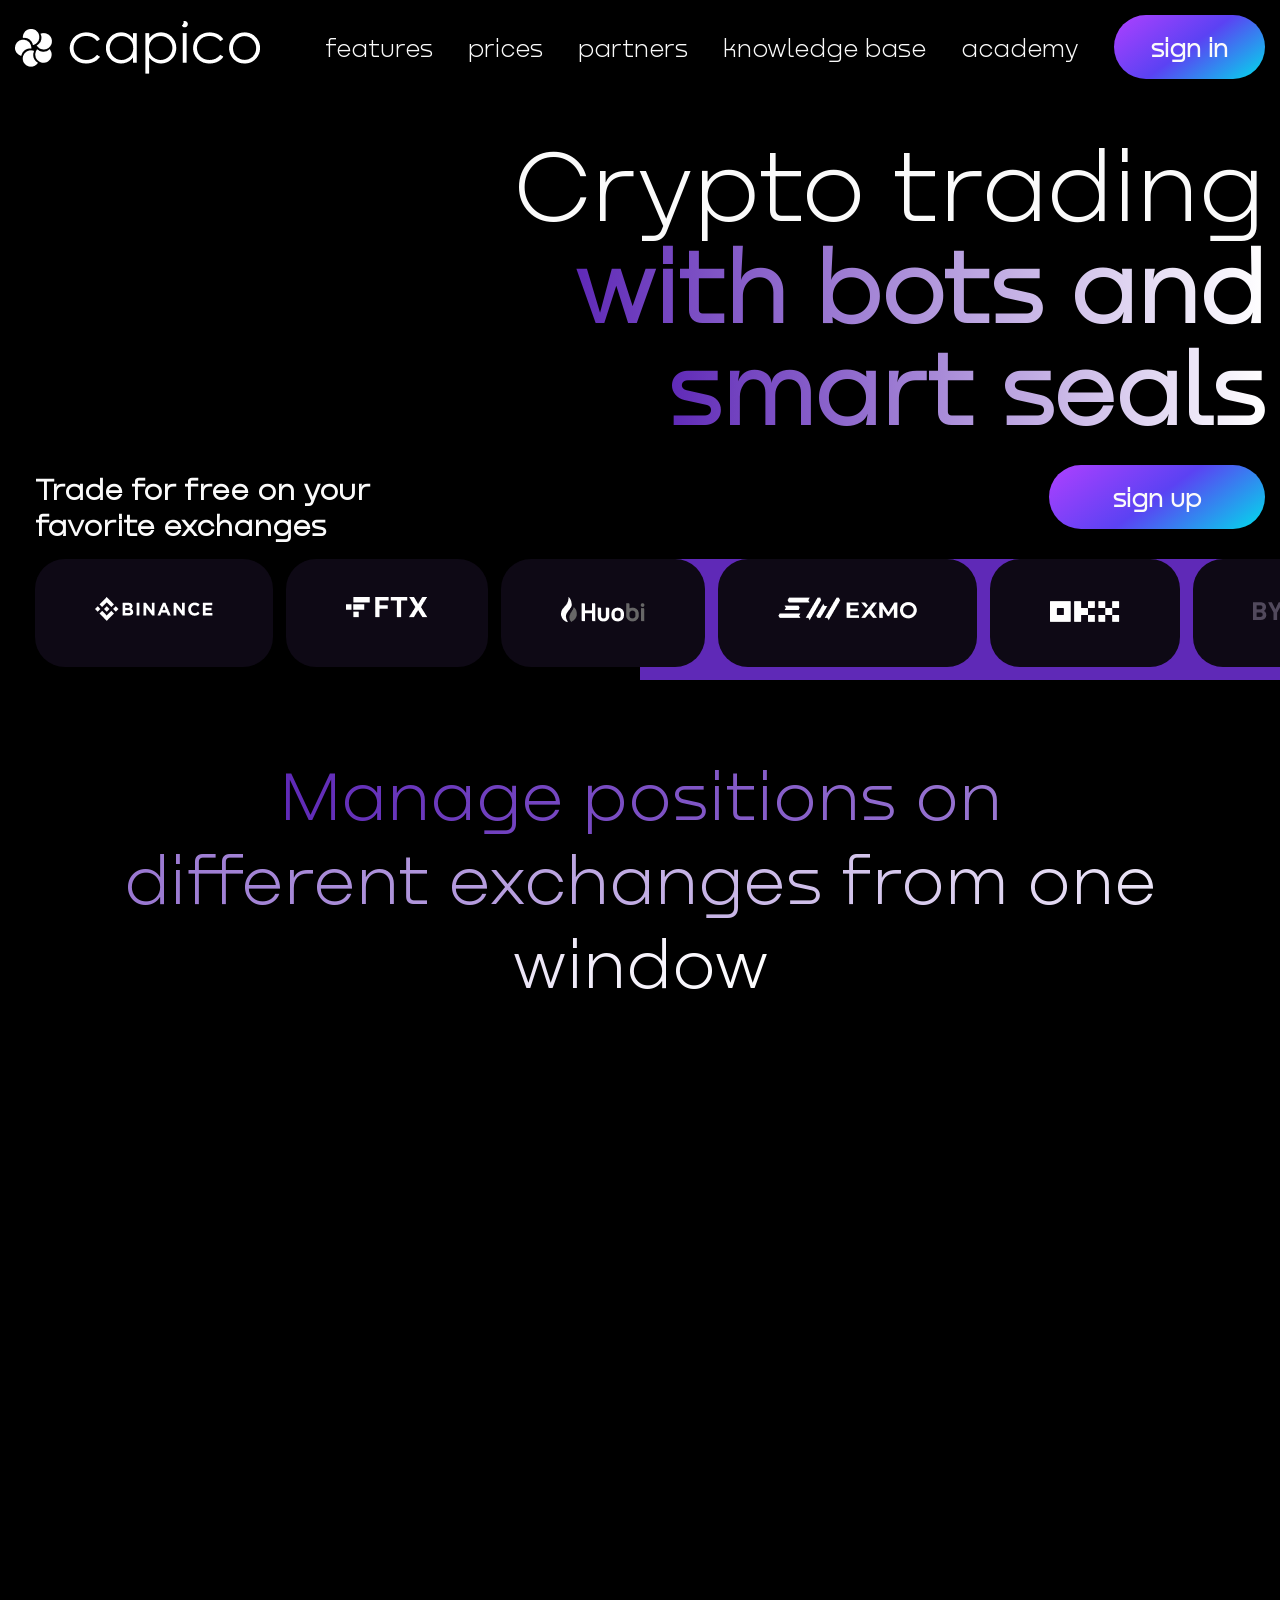
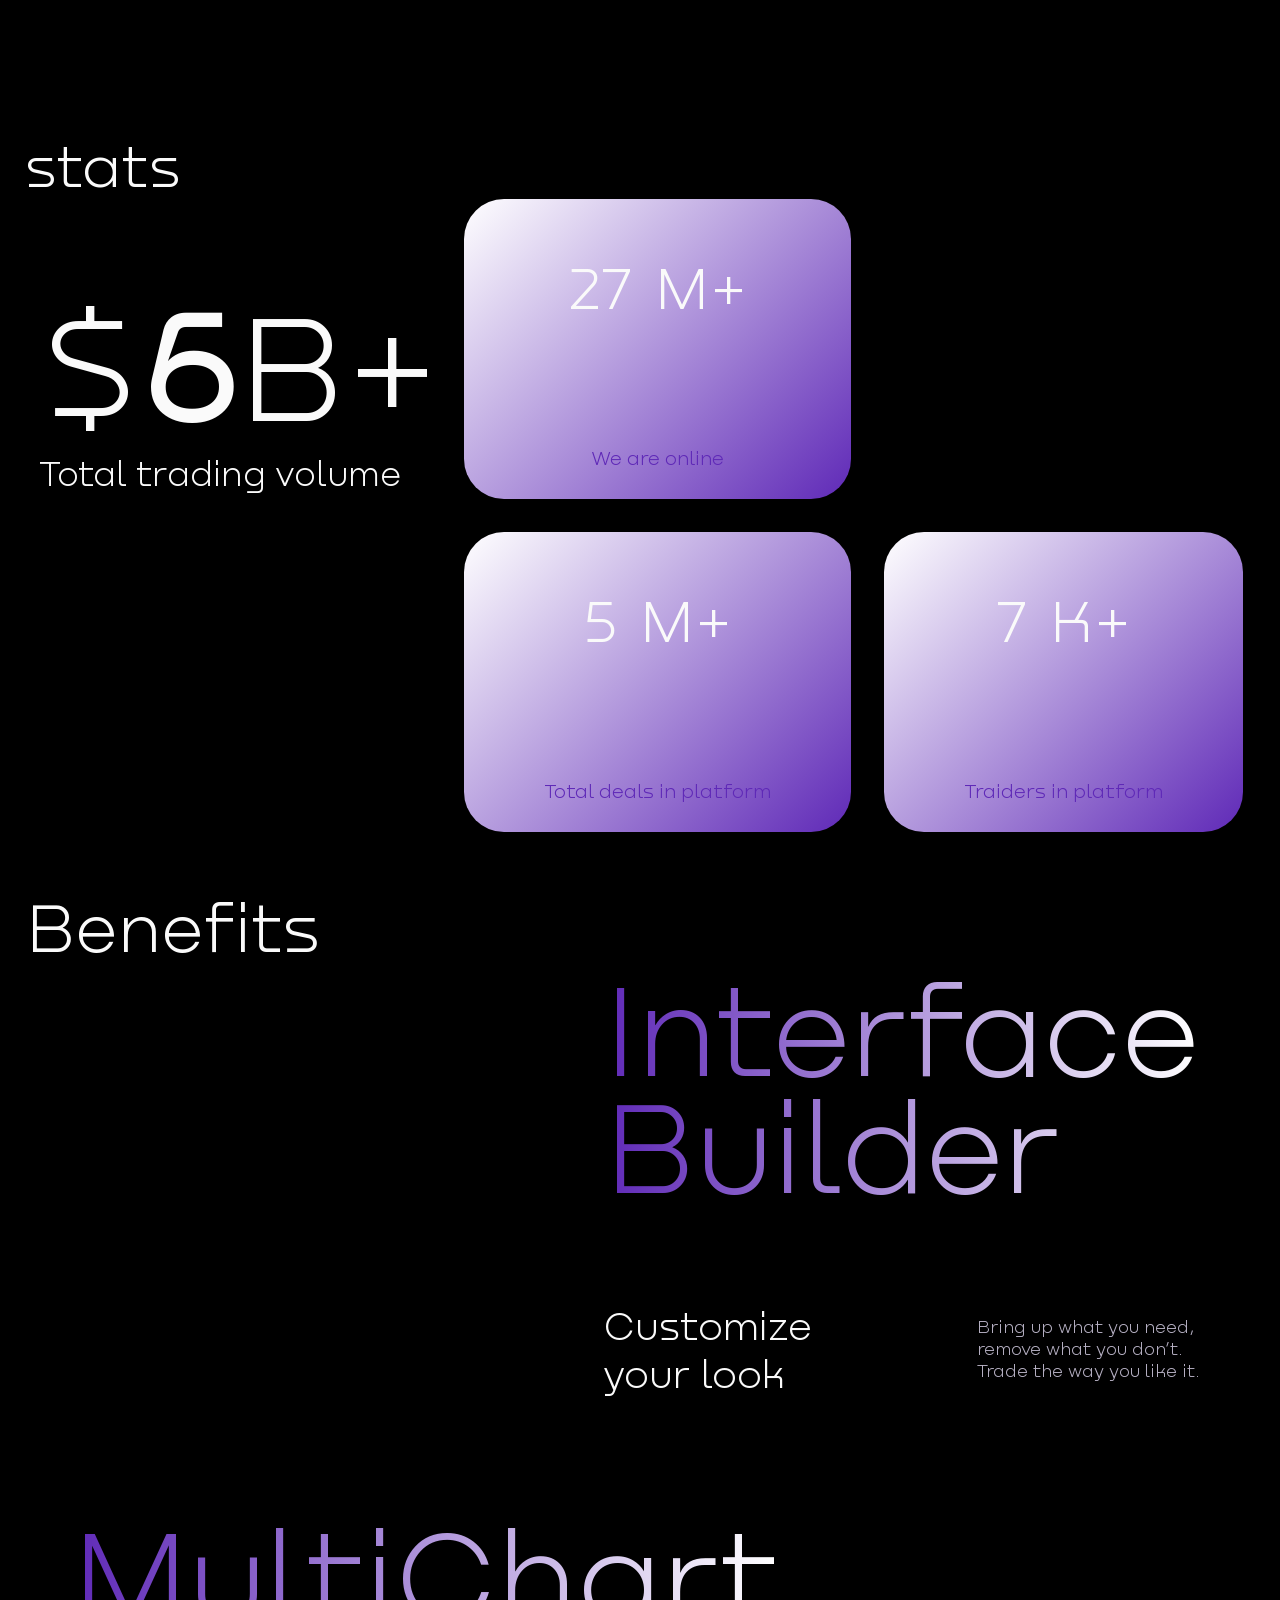
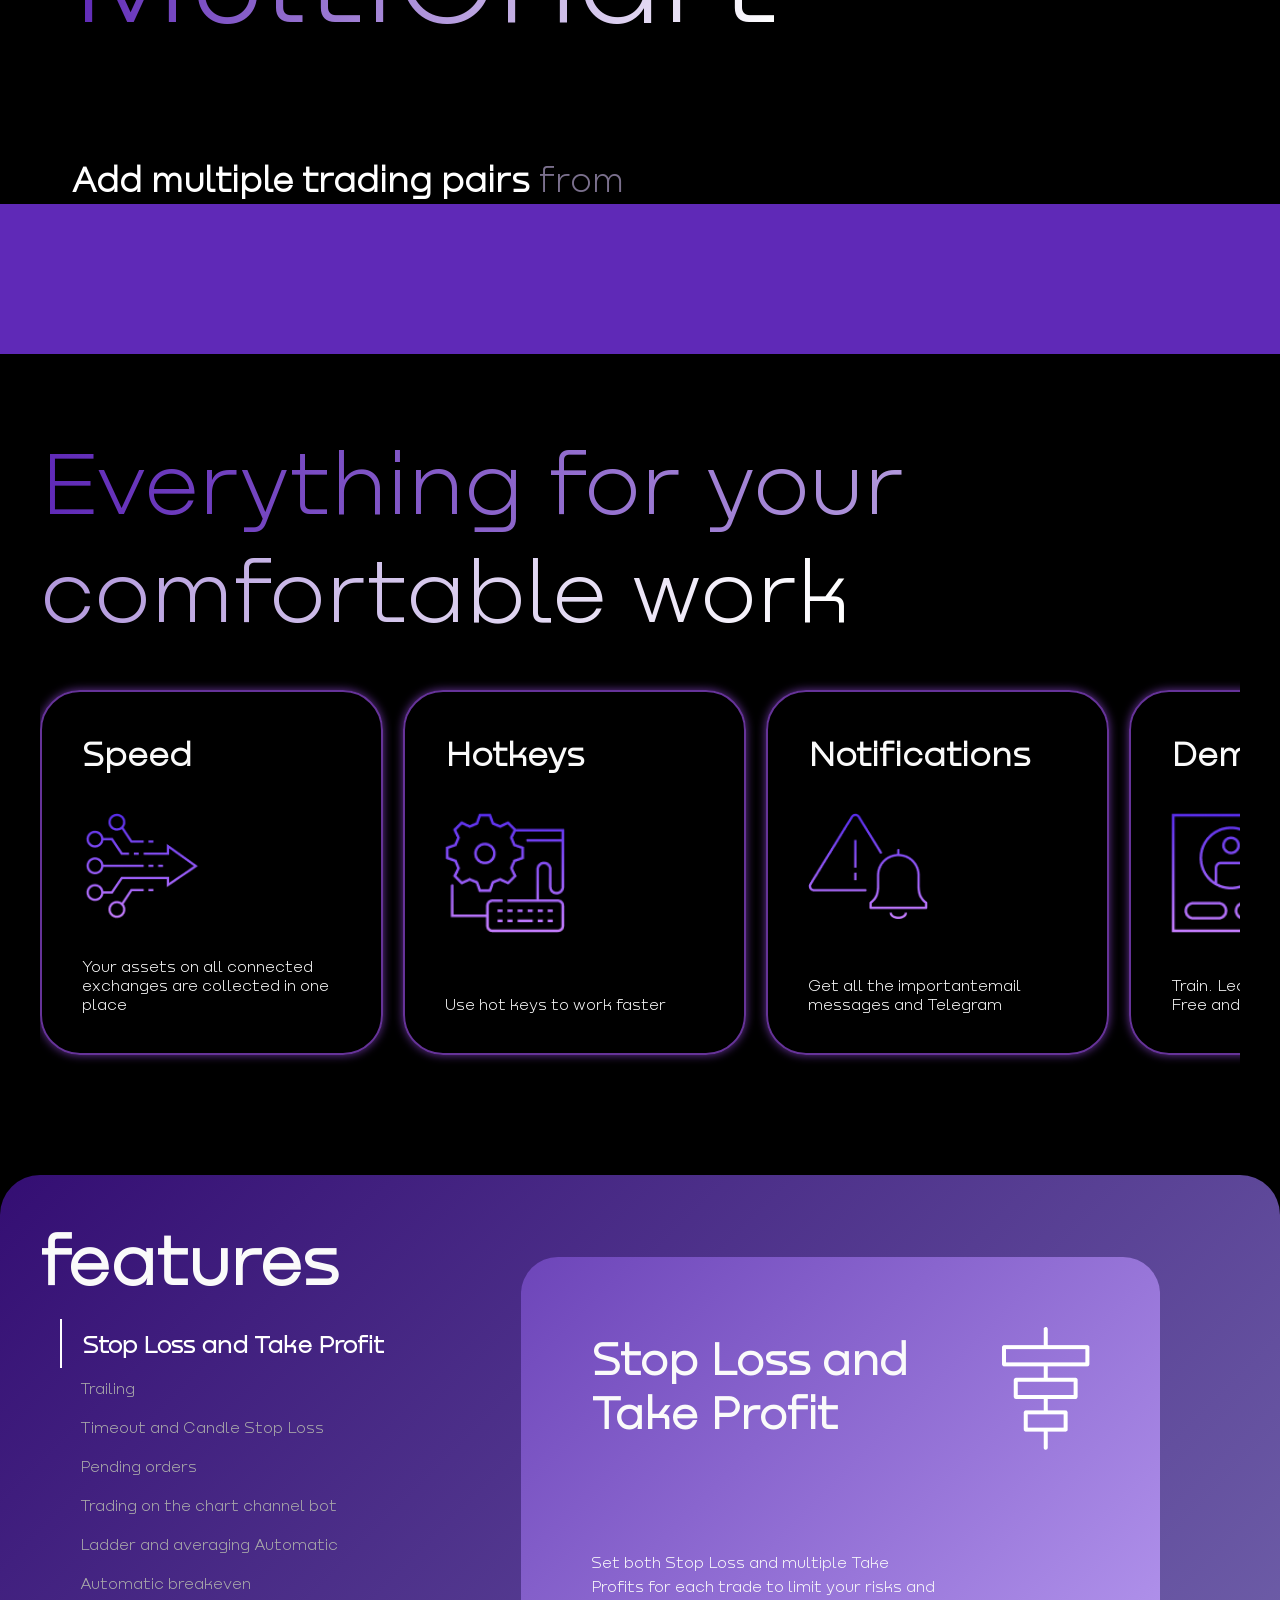
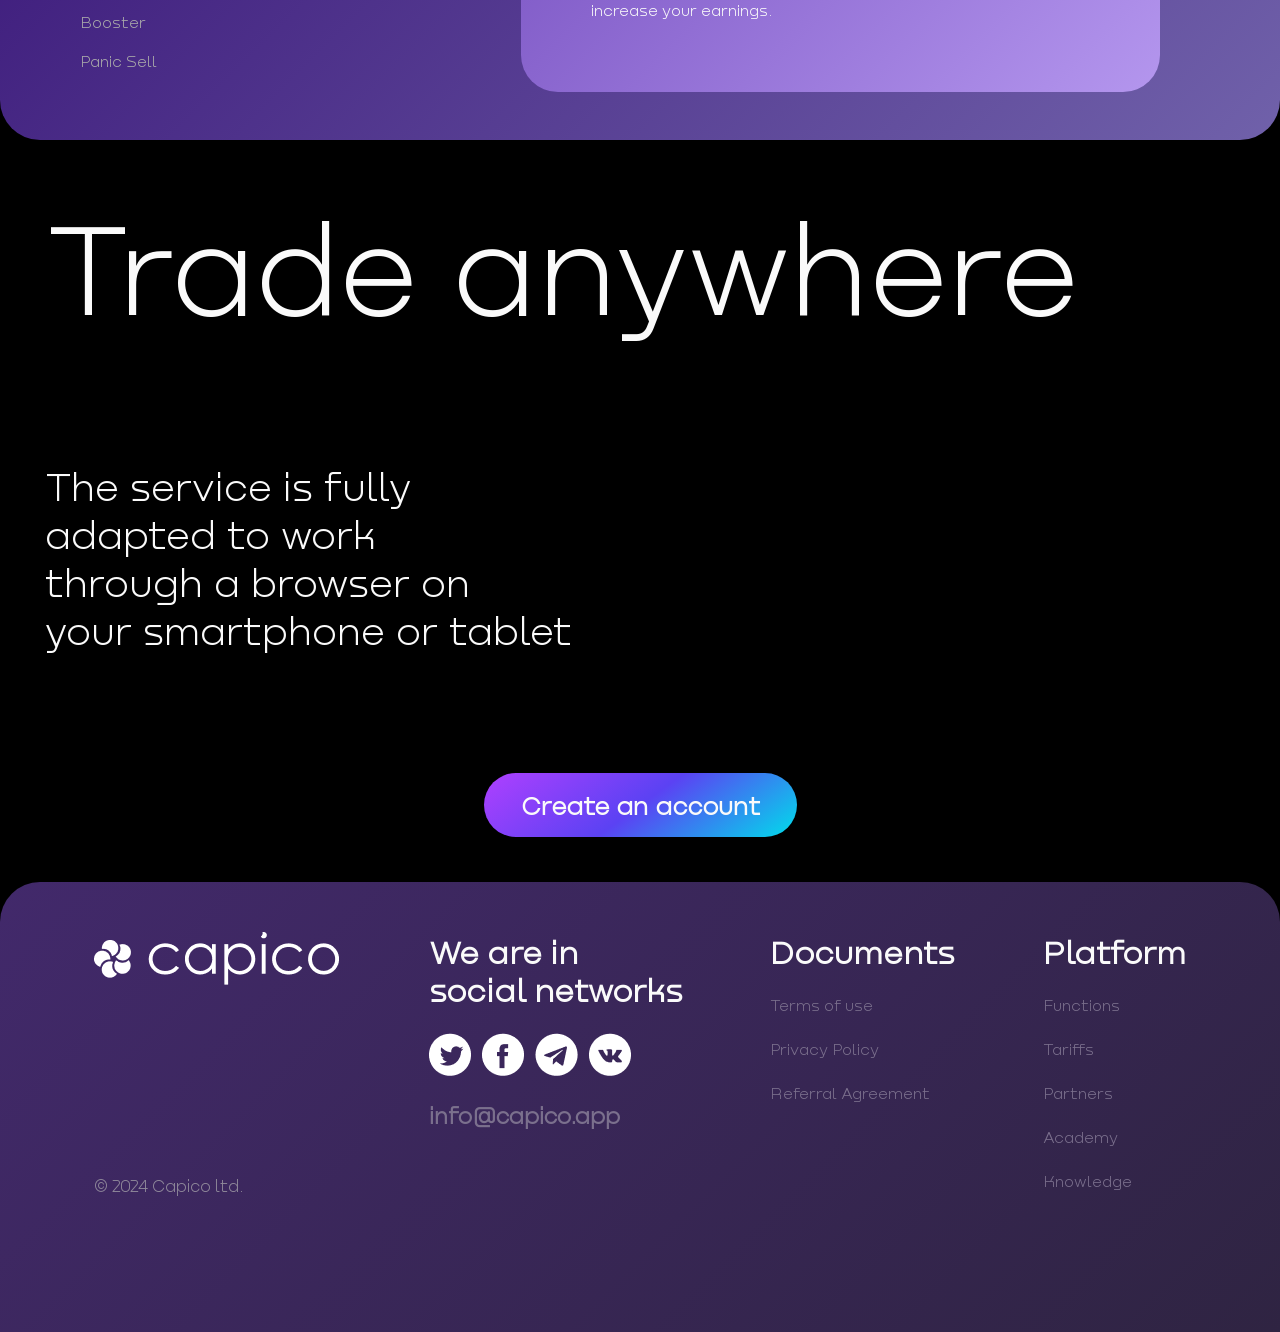
<file: index.html>
<!DOCTYPE html>
<html lang="en">
  <head>
    <meta charset="UTF-8" />
    <meta name="viewport" content="width=device-width, initial-scale=1.0" />
    <link rel="stylesheet" href="./styles/index.min.css" />
    <link
      rel="stylesheet"
      href="https://cdnjs.cloudflare.com/ajax/libs/font-awesome/6.6.0/css/all.min.css"
      integrity="sha512-Kc323vGBEqzTmouAECnVceyQqyqdsSiqLQISBL29aUW4U/M7pSPA/gEUZQqv1cwx4OnYxTxve5UMg5GT6L4JJg=="
      crossorigin="anonymous"
      referrerpolicy="no-referrer" />
      <link rel="icon" href="./assets/icons/Icon.png" type="image/x-icon">
    <title>Capico</title>
  </head>
  <body>
    <nav>
      <img src="./assets/images/logo.png" loading="lazy" alt="Logo" max-width="100%">
        <ul class="navigation">
          <li>features</li>
          <li>prices</li>
          <li>partners</li>
          <li>knowledge base</li>
          <li>academy</li>
          <li><button popovertarget="signup"><span>sign in</span></button></li>
        </ul>
        <div popover id="signup" class="popover">
          <form>
            <ul class="signupForm">
              <li>
                <label>
                  <span>full name</span>
                  <input type="text" name="name" autocomplete="name" placeholder="Enter your name">
                </label>
              </li>
              <li>
                <label>
                  <span>email</span>
                  <input type="text" name="email" autocomplete="email" placeholder="enter your email">
                </label>
              </li>
              <li>
                <label>
                  <span>password</span>
                  <input type="password" name="password" autocomplete="current-password" placeholder="enter your password">
              </label>
              </li>
            </ul>
            <button>sign up</button>
          </form>
        </div>
    </nav>
    <header>
      <div class="video-background">
        <video autoplay loop muted>
          <source src="./assets/videos/anmim (1).mp4" type="video/mp4" >
        </video>
      </div>
      <section class="head">
        <div class="CryptoTrading">
          <p class="text">Crypto trading          
            <span class="TetxGradient">with bots and</span> 
            <span class="TetxGradient">smart seals</span>
          </p>
        </div>
    </section>
    <div class="butandtext">    
      <p class="Trade">Trade for free on your <br>favorite exchanges</p>
      <button class="secbutton" popovertarget="signup">sign up</button>
    </div>
    <div class="purpel"></div>
    <ul class="list">
      <li><img src="./assets/images/Vector (1).png" alt="BINANCE" loading="lazy"></li>
      <li><img src="./assets/images/Vector (3).png" alt="FTC" loading="lazy"></li loading="lazy"i>
      <li><img src="./assets/images/Vector (5).png" alt="Huobi" loading="lazy"></li>
      <li><img src="./assets/images/Слой_x0020_1.png" alt="EXMO" loading="lazy"></li>
      <li><img src="./assets/images/Vector (6).png" alt="OKX" loading="lazy"></li>
      <li><img src="./assets/images/Vector (7).png" alt="BYBIT" loading="lazy"><div class="soon">soon</div></li>
    </ul>
    </header>
    <main>
      <section class="Manage">
        <p><span>Manage positions on
          different exchanges from one
          window</span></p>
          <iframe width="853" height="480" src="https://www.youtube.com/embed/6x_uOdWNgfY" title="How to use Binance on Capico for free" frameborder="0" allow="accelerometer; autoplay; clipboard-write; encrypted-media; gyroscope; picture-in-picture; web-share" referrerpolicy="strict-origin-when-cross-origin" allowfullscreen></iframe>
      </section>
      <div class="purpel2"></div>
      <section class="numbers">
        <span>stats</span>
        <div class="killme">
        <div class="left">
        <div class="counter-wrapper">
          <span class="unit">$</span>
          <span class="counter" data-target="14">0</span>
          <span class="unit">B+</span>
        </div>
        <p class="volume">Total trading volume</p>
        </div>
        <div class="right">
          <ul>
            <li>
              <span class="counter" data-target="67">0</span>
              <span class="unit">M+</span>
              <p>We are online</p>
            </li>
            <li>
              <span class="counter" data-target="15">0</span>
              <span class="unit">K+</span>
              <p>Traiders in platform</p>
            </li>
            <li>
              <span class="counter" data-target="12">0</span>
              <span class="unit">M+</span>
              <p>Total deals in platform</p>
            </li>
          </ul>
        </div>
        </div>
      </section>
      <section class="benefits">
        <p>Benefits</p>
        <div class="videoandleft">
        <video autoplay loop muted>
          <source src="./assets/videos/vid01.mp4" type="video/mp4">
        </video>
          <div class="left">
            <span>Interface<br>Builder</span>
            <div class="purpel3"></div>
            <ul>
              <li>Customize<br>your look</li>
              <li>Bring up what you need,<br> remove what you don’t.<br>Trade the way you like it.</li>
            </ul>
          </div>
        </div>
      </section>
      <section class="MultiChart">
        <div class="left">
          <span>MultiChart</span>
          <p><b>Add multiple trading pairs</b> from<br> different exchanges, and analyze<br>them on one screen</p>
        </div>
        <video autoplay loop muted>
          <source src="./assets/videos/vid02.mp4" type="video/mp4">
        </video>
        <div class="purpel4"></div>
      </section>
      <section class="Everything">
        <span>Everything for your<br>comfortable work</span>
        <ul class="scrollable-element">
          <li><div class="card"><div class="NameAndIMG"><h6>Speed</h6> <img src="./assets/images/vec1.png"></div><p>Your assets on all connected exchanges are collected in one place</p></div></li>
          <li><div class="card"><div class="NameAndIMG"><h6>Hotkeys</h6> <img src="./assets/images/vec2.png"></div><p>Use hot keys to work faster</p></div></li>
          <li><div class="card"><div class="NameAndIMG"><h6>Notifications</h6> <img src="./assets/images/vec6.png"></div><p>Get all the importantemail messages and Telegram</p></div></li>
          <li><div class="card"><div class="NameAndIMG"><h6>Demo Account</h6> <img src="./assets/images/vec3.png"></div><p>Train. Learn. Test any features. Free and without risks</p></div></li>
          <li><div class="card"><div class="NameAndIMG"><h6>Cloud Service</h6> <img src="./assets/images/vec5.png"></div><p>Updates are usually invisible. No break from trade.</p></div></li>
          <li><div class="card"><div class="NameAndIMG"><h6>Dark theme</h6> <img src="./assets/images/vec4.png"></div><p>Trade anytime. Even at night.</p></div></li>
        </ul>
      </section>
      <section class="features">
        <h1>features</h1>
        <div class="container">
          <aside class="sidebar">
              <ul>
                  <li data-card="card1" class="active">Stop Loss and Take Profit</li>
                  <li data-card="card2">Trailing</li>
                  <li data-card="card3">Timeout and Candle Stop Loss</li>
                  <li data-card="card4">Pending orders</li>
                  <li data-card="card5">Trading on the chart channel bot</li>
                  <li data-card="card6">Ladder and averaging Automatic</li>
                  <li data-card="card7">Automatic breakeven</li>
                  <li data-card="card8">Booster</li>
                  <li data-card="card9">Panic Sell</li>
              </ul>
          </aside>
          <section class="cards">
              <div id="card1" class="card active">
                  <div><h2>Stop Loss and Take Profit</h2><img src="./assets/images/v2.png" loading="lazy"></div>
                  <p>Set both Stop Loss and multiple Take Profits for each trade to limit your risks and increase your earnings.</p>
              </div>
              <div id="card2" class="card">
                  <div><h2>Trailing</h2><img src="./assets/images/v3.png" loading="lazy"></div>
                  <p>Buy and sell assets at better prices with different trailing options.</p>
              </div>
              <div id="card3" class="card">
                  <div><h2>Timeout and Candle Stop Loss</h2><img src="./assets/images/v4.png" loading="lazy"></div>
                  <p>You will only exit your position when the timer runs out, or when the candlestick of your selected timeframe closes. These can shield your positions from squeezes, and provide extra flexibility.</p>
              </div>
              <div id="card4" class="card">
                  <div><h2>Pending orders</h2><img src="./assets/images/v1.png" loading="lazy"></div>
                  <p>You can place these orders both above and below the price. Your funds will not be reserved. The exchange can’t “see” such orders.</p>
              </div>
              <div id="card5" class="card">
                  <div><h2>Trading on the chart channel bot</h2><img src="./assets/images/v6.png" loading="lazy"></div>
                  <p>Get maximum profit from trading within a set price range. Auto-restart lets you do unlimited trades without your direct input.</p>
              </div>
              <div id="card6" class="card">
                <div><h2>Ladder and averaging Automatic</h2><img src="./assets/images/v7.png" loading="lazy"></div>
                <p>Create your own order ladders to enter and exit positions. The platform will count your average entry price and your total profit automatically.</p>
            </div>
            <div id="card7" class="card">
              <div><h2>Automatic breakeven</h2><img src="./assets/images/v8.png" loading="lazy"></div>
              <p>As soon as your first take is executed, the platform will move your Stop Loss to break even, shielding your position from unwanted loss.</p>
          </div>
          <div id="card8" class="card">
            <div><h2>Booster</h2><img src="./assets/images/v9.png" loading="lazy"></div>
            <p>Trade on Binance Futures with just 2 buttons that let you enter a position, and flip it from long to short and back with a single click.</p>
        </div>
        <div id="card9" class="card">
          <div><h2>Panic Sell</h2><img src="./assets/images/v10.png" loading="lazy"></div>
          <p>Close all your active smart trades quickly, and exit the positions at the current market price.</p>
        </div>
          </section>
      </div>
      </section>
      <section class="Trade">
        <img src="./assets/images/circl33dxe 1.png" alt="backgroond" loading="lazy">
        <span>Trade anywhere</span>
        <p>The service is fully<br>adapted to work<br>through a browser on<br>your smartphone or tablet</p>
        <button popovertarget="signup">Create an account</button>
      </section>
    </main>
    <footer>
      <div class="listFooter">
        <ul>
          <li><img src="./assets/images/logo.png" alt="logo" loading="lazy"></li>
          <li>© 2024 Capico ltd.</li>
        </ul>
        <ul>
          <li>We are in <br>social networks</li>
          <li><img src="./assets/images/f.png" alt=""><img src="./assets/images/f (1).png" alt=""><img src="./assets/images/Combined-Shape.png" alt=""><img src="./assets/images/Twitter.png" alt=""></li>
          <li><a href="./404/index.html">info@capico.app</a></li>
        </ul>
        <ul>
          <li>Documents</li>
          <li><a href="#">Terms of use</a></li>
          <li><a href="#">Privacy Policy</a></li>
          <li><a href="#">Referral Agreement</a></li>
        </ul>
        <ul>
          <li>Platform</li>
          <li><a href="#">Functions</a></li>
          <li><a href="#">Tariffs</a></li>
          <li><a href="#">Partners</a></li>
          <li><a href="#">Academy</a></li>
          <li><a href="#">Knowledge</a></li>
        </ul>
      </div>
    </footer>
    <script>
      document.addEventListener("DOMContentLoaded", () => {
  const counters = document.querySelectorAll(".counter");
  const startCounter = (counter) => {
    const target = +counter.getAttribute("data-target");
    const increment = target / 125; 
    let current = 0;

    const updateCounter = () => {
      current += increment;
      if (current < target) {
        counter.textContent = Math.ceil(current);
        requestAnimationFrame(updateCounter); 
      } else {
        counter.textContent = target; 
      }
    };

    updateCounter();
  };


  const observeCounters = () => {
    const observer = new IntersectionObserver(
      (entries) => {
        entries.forEach((entry) => {
          if (entry.isIntersecting) {
            const counter = entry.target;
            counter.classList.add("visible");
            startCounter(counter);
            observer.unobserve(counter); 
          }
        });
      },
      { threshold: 0.5 } 
    );

    counters.forEach((counter) => observer.observe(counter));
  };

  observeCounters();
});

document.addEventListener('DOMContentLoaded', () => {
    const menuItems = document.querySelectorAll('.sidebar li');
    const cards = document.querySelectorAll('.card');

    menuItems.forEach(item => {
        item.addEventListener('click', () => {
            menuItems.forEach(i => i.classList.remove('active'));
            cards.forEach(card => card.classList.remove('active'));
            item.classList.add('active');
            const cardId = item.getAttribute('data-card');
            document.getElementById(cardId).classList.add('active');
        });
    });
});
    </script>
  </body>
</html>
</file>
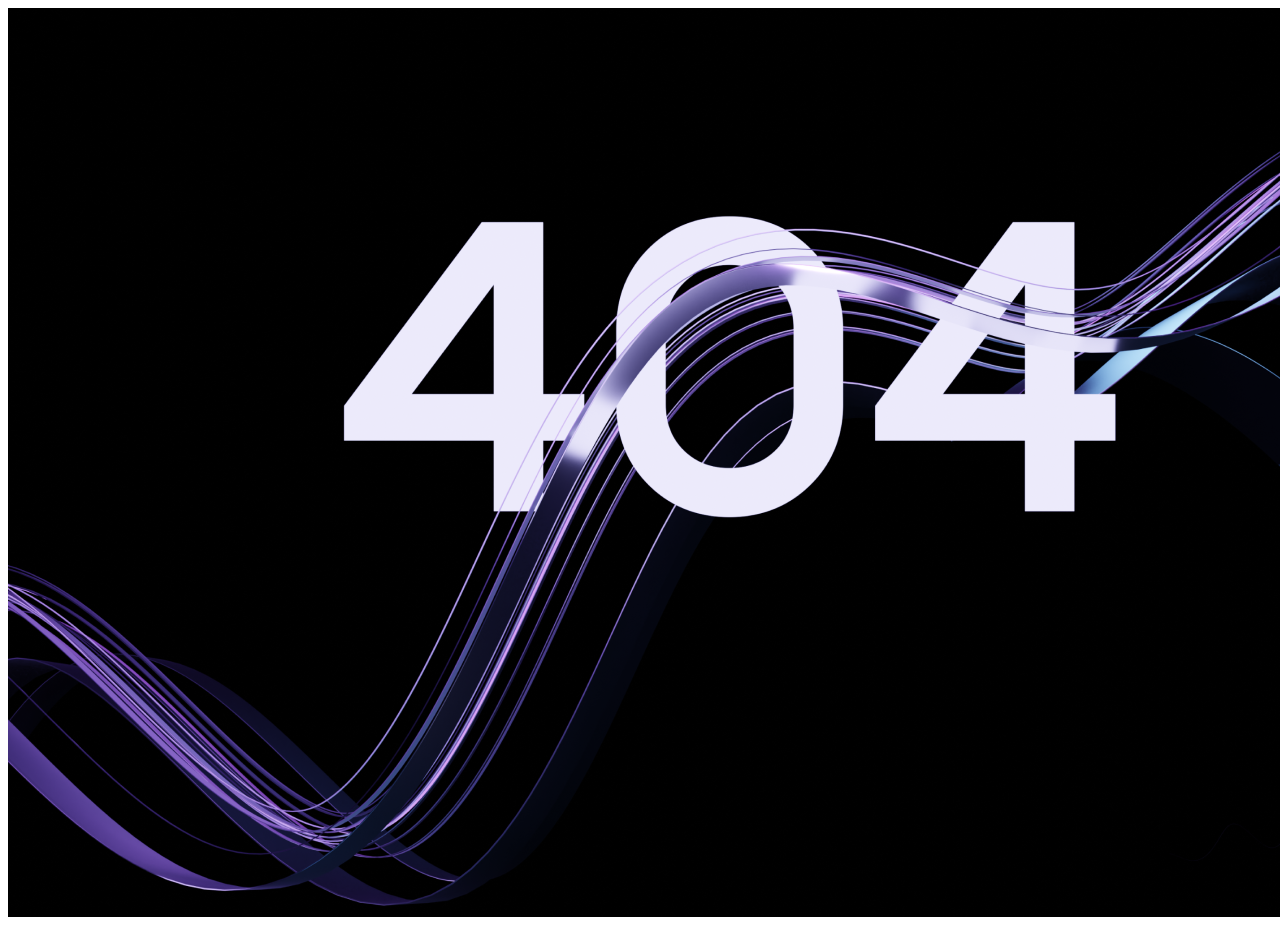
<file: 404/index.html>
<!DOCTYPE html>
<html lang="en">
<head>
  <meta charset="UTF-8">
  <meta name="viewport" content="width=device-width, initial-scale=1.0">
  <title>Error 404</title>
</head>
<body>
  <img src="../assets/images/404 1.png" alt="404 error">
</body>
</html>
</file>
<file: styles/index.min.css>
@import"../assets/fonts/Nekst/Nekst.css";*{margin:0;padding:0;-webkit-box-sizing:border-box;box-sizing:border-box;font-family:"Nekst",sans-serif;color:#fafafa}li{list-style:none}button,input,textarea{border:none;outline:none;-webkit-transition:500ms;transition:500ms;cursor:pointer;-webkit-user-select:none;-moz-user-select:none;-ms-user-select:none;user-select:none}html,body{scroll-behavior:smooth}html ::-webkit-scrollbar,body ::-webkit-scrollbar{width:8px}html ::-webkit-scrollbar-track,body ::-webkit-scrollbar-track{background-color:rgba(0,0,0,0)}html ::-webkit-scrollbar-thumb,body ::-webkit-scrollbar-thumb{background-color:var(--butbg);border-radius:20px}:root{--bgrcolor1: #fafafa;--bgrcolor2: #5F29B7;--bgrcolor3: #7061AA;--bgrcolor4: #340E73;--butbg: #5F29B7;--cardsb: #0E0915;--scrollc: #402E5C;--c1: #7B708D;--c2: #E9E3F4;--c3: #7E63B9;--c4: #8F889A}@-webkit-keyframes purpel{from{-webkit-filter:blur(350px);filter:blur(350px)}to{-webkit-filter:blur(150px);filter:blur(150px)}}@keyframes purpel{from{-webkit-filter:blur(350px);filter:blur(350px)}to{-webkit-filter:blur(150px);filter:blur(150px)}}@-webkit-keyframes imgmoving{from{-webkit-transform:translateY(0);transform:translateY(0)}to{-webkit-transform:translateY(-50px);transform:translateY(-50px)}}@keyframes imgmoving{from{-webkit-transform:translateY(0);transform:translateY(0)}to{-webkit-transform:translateY(-50px);transform:translateY(-50px)}}@-webkit-keyframes mainfade{from{opacity:0;-webkit-transform:translateY(-50px);transform:translateY(-50px)}to{opacity:1;-webkit-transform:translateY(0px);transform:translateY(0px)}}@keyframes mainfade{from{opacity:0;-webkit-transform:translateY(-50px);transform:translateY(-50px)}to{opacity:1;-webkit-transform:translateY(0px);transform:translateY(0px)}}@-webkit-keyframes appear{from{opacity:0;-webkit-clip-path:inset(0 0 0 100%);clip-path:inset(0 0 0 100%);-webkit-transform:translateX(-500px);transform:translateX(-500px);scale:.8}to{opacity:1;-webkit-clip-path:inset(0 0 0 0);clip-path:inset(0 0 0 0);-webkit-transform:translateX(0px);transform:translateX(0px);scale:1}}@keyframes appear{from{opacity:0;-webkit-clip-path:inset(0 0 0 100%);clip-path:inset(0 0 0 100%);-webkit-transform:translateX(-500px);transform:translateX(-500px);scale:.8}to{opacity:1;-webkit-clip-path:inset(0 0 0 0);clip-path:inset(0 0 0 0);-webkit-transform:translateX(0px);transform:translateX(0px);scale:1}}@-webkit-keyframes apperX{0%{opacity:0;-webkit-transform:translateX(-200px);transform:translateX(-200px);scale:.8}100%{opacity:1;-webkit-transform:translateX(0px);transform:translateX(0px);scale:1}}@keyframes apperX{0%{opacity:0;-webkit-transform:translateX(-200px);transform:translateX(-200px);scale:.8}100%{opacity:1;-webkit-transform:translateX(0px);transform:translateX(0px);scale:1}}@-webkit-keyframes apper-X{0%{opacity:0;-webkit-transform:translateX(170px);transform:translateX(170px);scale:.8}100%{opacity:1;-webkit-transform:translateX(0px);transform:translateX(0px);scale:1}}@keyframes apper-X{0%{opacity:0;-webkit-transform:translateX(170px);transform:translateX(170px);scale:.8}100%{opacity:1;-webkit-transform:translateX(0px);transform:translateX(0px);scale:1}}@-webkit-keyframes apperY{0%{opacity:0;-webkit-transform:translateY(200px);transform:translateY(200px);scale:.8}100%{opacity:1;-webkit-transform:translateY(0px);transform:translateY(0px);scale:1}}@keyframes apperY{0%{opacity:0;-webkit-transform:translateY(200px);transform:translateY(200px);scale:.8}100%{opacity:1;-webkit-transform:translateY(0px);transform:translateY(0px);scale:1}}@-webkit-keyframes scalebg{0%{-webkit-transform:scale(0.7);transform:scale(0.7);opacity:0}100%{-webkit-transform:scale(1);transform:scale(1);opacity:1}}@keyframes scalebg{0%{-webkit-transform:scale(0.7);transform:scale(0.7);opacity:0}100%{-webkit-transform:scale(1);transform:scale(1);opacity:1}}body{background-color:#000}nav{display:-webkit-box;display:-ms-flexbox;display:flex;-webkit-box-align:center;-ms-flex-align:center;align-items:center;-webkit-box-pack:justify;-ms-flex-pack:justify;justify-content:space-between;padding:15px;color:#fafafa}nav .navigation{display:-webkit-box;display:-ms-flexbox;display:flex;-webkit-box-align:center;-ms-flex-align:center;align-items:center;gap:35px;font-size:25px}nav .navigation li{-webkit-transition:500ms;transition:500ms;cursor:pointer;-webkit-user-select:none;-moz-user-select:none;-ms-user-select:none;user-select:none}nav .navigation button{padding:17px 37px;font-size:25px;background-image:linear-gradient(144deg, #af40ff, #5b42f3 50%, #00ddeb);border-radius:42px;color:#fafafa;font-weight:bolder}nav .navigation li:hover{color:var(--bgrcolor4);scale:1.1}.popover{background-image:linear-gradient(-45deg, #B496EE, #212121);border-radius:20px;padding:20px;margin:auto;scale:1.5}.popover form{height:100%}.popover form .signupForm{display:-webkit-box;display:-ms-flexbox;display:flex;-webkit-box-orient:vertical;-webkit-box-direction:normal;-ms-flex-direction:column;flex-direction:column;gap:15px}.popover form .signupForm label{display:-webkit-box;display:-ms-flexbox;display:flex;-webkit-box-pack:justify;-ms-flex-pack:justify;justify-content:space-between;-webkit-box-align:center;-ms-flex-align:center;align-items:center;gap:25px}.popover form .signupForm label input{background-color:#212121;max-width:190px;height:40px;padding:10px;border:2px solid #fff;border-radius:15px}.popover form .signupForm label input:focus{color:var(--bgrcolor2);background-color:#212121;-webkit-box-shadow:-3px -3px 15px var(--bgrcolor2);box-shadow:-3px -3px 15px var(--bgrcolor2);-webkit-transition:.1s;transition:.1s}.popover form .signupForm span{color:#fff}.popover form button{padding:8px 15px 10px;border-radius:20px;background-color:#b496ee;display:block;margin:20px auto 0px}header{position:relative;position:sticky;top:0}header .video-background{position:static;position:absolute;top:-2%;max-width:100%;max-width:100%;z-index:-1;-o-object-fit:cover;object-fit:cover}.secbutton{padding:17px 37px;font-size:25px;background-image:linear-gradient(144deg, #af40ff, #5b42f3 50%, #00ddeb);border-radius:42px;color:#fafafa;font-weight:bolder;width:250px;margin:0 15px 0 0}button:hover{-webkit-box-shadow:0 0 25px var(--butbg);box-shadow:0 0 25px var(--butbg);scale:1.05}button:active{scale:.9}.head{position:relative;left:0;bottom:0;display:-webkit-box;display:-ms-flexbox;display:flex;-webkit-box-orient:horizontal;-webkit-box-direction:reverse;-ms-flex-direction:row-reverse;flex-direction:row-reverse}.head .CryptoTrading{padding:35px 15px 0 35px;font-size:102px;display:-webkit-box;display:-ms-flexbox;display:flex;-webkit-box-orient:vertical;-webkit-box-direction:normal;-ms-flex-direction:column;flex-direction:column;-webkit-box-align:end;-ms-flex-align:end;align-items:end;gap:17px}.head .CryptoTrading .text{text-align:right}.head .CryptoTrading .text .TetxGradient{font-weight:bold;color:rgba(0,0,0,0);-webkit-background-clip:text;background-clip:text;background-image:-webkit-gradient(linear, left top, right top, from(var(--bgrcolor2)), to(white));background-image:linear-gradient(to right, var(--bgrcolor2), white)}.text{white-space:pre-line;line-height:100%}.butandtext{display:-webkit-box;display:-ms-flexbox;display:flex;-webkit-box-pack:justify;-ms-flex-pack:justify;justify-content:space-between;-webkit-box-align:center;-ms-flex-align:center;align-items:center}.butandtext .Trade{padding:35px 35px 17px 35px;font-size:30px;font-weight:600}.list{display:grid;grid-template-columns:repeat(6, 1fr);position:relative;gap:13px;margin:0 35px}.list li{padding:38px 60px;background-color:var(--cardsb);border-radius:30px;text-align:center;position:relative;-webkit-transition:500ms;transition:500ms}.list li img{height:auto;-o-object-fit:contain;object-fit:contain}.list li .soon{background-image:linear-gradient(45deg, #6D45B9, #B496EE);position:absolute;margin:10px 10px 0 0;right:0;top:0;padding:2px 6px 5px 6px;border-radius:14px;display:-webkit-box;display:-ms-flexbox;display:flex;-webkit-box-pack:center;-ms-flex-pack:center;justify-content:center;-webkit-box-align:start;-ms-flex-align:start;align-items:flex-start;-webkit-user-select:none;-moz-user-select:none;-ms-user-select:none;user-select:none}.list li:hover{-webkit-box-shadow:0 0 25px var(--bgrcolor4);box-shadow:0 0 25px var(--bgrcolor4);scale:1.05}@media(max-width: 1024px){.head{display:-webkit-box;display:-ms-flexbox;display:flex;-webkit-box-pack:center;-ms-flex-pack:center;justify-content:center}.secbutton{display:none}.text{text-align:center !important;font-size:55px}video{display:none}nav ul{display:none}.list{-webkit-box-orient:vertical;-webkit-box-direction:normal;-ms-flex-direction:column;flex-direction:column;-webkit-box-pack:center;-ms-flex-pack:center;justify-content:center;grid-template-columns:repeat(2, auto);grid-template-rows:repeat(3, auto)}.butandtext{-webkit-box-pack:center;-ms-flex-pack:center;justify-content:center}p{text-align:center}.Manage p span{font-size:50px !important}}.purpel{background-color:var(--bgrcolor2);position:absolute;top:1;bottom:-15;right:0;z-index:-1;margin-left:auto;width:50%;height:250px;-webkit-animation:"purpel" 2s infinite linear alternate;animation:"purpel" 2s infinite linear alternate}main{position:relative;-webkit-animation:mainfade both linear;animation:mainfade both linear;view-timeline:--fademain;animation-timeline:--fademain;animation-range:entry 0% cover 5%;background-color:#000}.purpel2{background-color:var(--bgrcolor2);position:absolute;z-index:-3;margin-left:auto;width:50%;height:250px;-webkit-animation:purpel 2s infinite linear alternate;animation:purpel 2s infinite linear alternate}.Manage{position:relative;margin-top:1%;border-radius:50px;display:-webkit-box;display:-ms-flexbox;display:flex;-webkit-box-orient:vertical;-webkit-box-direction:normal;-ms-flex-direction:column;flex-direction:column;gap:150px;padding:70px}.Manage p{text-align:center;z-index:5}.Manage p span{color:rgba(0,0,0,0);-webkit-background-clip:text;background-clip:text;background-image:-webkit-gradient(linear, left top, right top, from(var(--bgrcolor2)), to(white));background-image:linear-gradient(to right, var(--bgrcolor2), white);white-space:pre-line;text-align:justify;font-size:70px}.Manage iframe{margin:auto}.numbers{padding:25px;display:-webkit-box;display:-ms-flexbox;display:flex;-webkit-box-orient:vertical;-webkit-box-direction:normal;-ms-flex-direction:column;flex-direction:column}.numbers span{font-size:60px;position:relative}.numbers .counter-wrapper{display:-webkit-box;display:-ms-flexbox;display:flex;-webkit-box-orient:horizontal;-webkit-box-direction:normal;-ms-flex-direction:row;flex-direction:row;margin-top:70px}.numbers .counter-wrapper span{font-size:152px}.numbers .counter-wrapper .counter{font-size:152px;font-weight:bolder;opacity:0;-webkit-transform:translateY(80px);transform:translateY(80px);-webkit-transition:opacity .5s ease,-webkit-transform .5s ease;transition:opacity .5s ease,-webkit-transform .5s ease;transition:opacity .5s ease,transform .5s ease;transition:opacity .5s ease,transform .5s ease,-webkit-transform .5s ease}.numbers .counter-wrapper .counter.visible{opacity:1;-webkit-transform:translateY(0);transform:translateY(0)}.numbers .volume{font-size:35px}.numbers .killme{display:-webkit-box;display:-ms-flexbox;display:flex;-ms-flex-pack:distribute;justify-content:space-around}.numbers .killme .right ul{display:grid;grid-template-columns:repeat(2, auto);grid-template-rows:auto;gap:33px}.numbers .killme .right ul li{-webkit-animation:appear linear;animation:appear linear;animation-timeline:view();animation-range:entry 0% cover 30%;position:relative;background-image:linear-gradient(-45deg, var(--bgrcolor2), white);z-index:5;border-radius:40px;padding:30px 80px;text-align:center;font-size:80px;-webkit-transition:500ms;transition:500ms}.numbers .killme .right ul li p{margin-top:120px;font-size:20px;color:var(--bgrcolor2);-webkit-transition:500ms;transition:500ms}.numbers .killme .right ul li:hover{scale:1.05;-webkit-box-shadow:0 0 45px var(--bgrcolor2);box-shadow:0 0 45px var(--bgrcolor2)}.numbers .killme .right ul li:hover p{scale:1.5;color:#fff;-webkit-transform:translateY(-50px);transform:translateY(-50px)}.numbers .killme .right ul li:nth-child(2){grid-row-start:2;grid-column:2}.numbers .killme .right ul li:last-child{grid-row-start:2;grid-column-start:1}.benefits{position:relative;padding:25px 80px 25px 25px}.benefits .purpel3{background-color:var(--bgrcolor2);position:absolute;right:0%;top:0%;z-index:-3;width:50%;height:250px;-webkit-animation:purpel 2s infinite linear alternate;animation:purpel 2s infinite linear alternate}.benefits p{font-size:70px}.benefits .videoandleft{display:-webkit-box;display:-ms-flexbox;display:flex;-webkit-box-pack:justify;-ms-flex-pack:justify;justify-content:space-between}.benefits .videoandleft video{width:50%;z-index:-4;-webkit-animation:apperX linear;animation:apperX linear;animation-range:entry 0% cover 30%;animation-timeline:view()}.benefits .videoandleft .left{display:-webkit-box;display:-ms-flexbox;display:flex;-webkit-box-orient:vertical;-webkit-box-direction:normal;-ms-flex-direction:column;flex-direction:column;gap:100px;-webkit-animation:apper-X linear;animation:apper-X linear;animation-range:entry 0% cover 30%;animation-timeline:view()}.benefits .videoandleft ul{display:-webkit-box;display:-ms-flexbox;display:flex;-webkit-box-pack:justify;-ms-flex-pack:justify;justify-content:space-between;-webkit-box-align:center;-ms-flex-align:center;align-items:center;-webkit-animation:apperY linear;animation:apperY linear;animation-range:entry 0% cover 25%;animation-timeline:view()}.benefits .videoandleft ul li{font-size:40px}.benefits .videoandleft ul li:last-child{font-size:18px !important;color:#b7b1c4;font-weight:lighter}.benefits .videoandleft span{font-size:130px;line-height:90%;color:rgba(0,0,0,0);-webkit-background-clip:text;background-clip:text;background-image:-webkit-gradient(linear, left top, right top, from(var(--bgrcolor2)), to(white));background-image:linear-gradient(to right, var(--bgrcolor2), white)}.MultiChart{padding:71px;display:-webkit-box;display:-ms-flexbox;display:flex;-webkit-box-pack:justify;-ms-flex-pack:justify;justify-content:space-between;overflow:hidden;position:relative}.MultiChart video{width:50%;z-index:-5}.MultiChart .left{display:-webkit-box;display:-ms-flexbox;display:flex;-webkit-box-orient:vertical;-webkit-box-direction:normal;-ms-flex-direction:column;flex-direction:column;gap:109px}.MultiChart .left span{color:rgba(0,0,0,0);-webkit-background-clip:text;background-clip:text;background-image:-webkit-gradient(linear, left top, right top, from(var(--bgrcolor2)), to(white));background-image:linear-gradient(to right, var(--bgrcolor2), white);font-size:130px}.MultiChart .left p{font-size:35px;color:#7b708d}.MultiChart .left p b{font-weight:bolder;color:#fff}.MultiChart .purpel4{background-color:var(--bgrcolor2);position:absolute;z-index:9;right:20%;left:0;bottom:0;width:100%;height:150px;-webkit-animation:purpel 2s infinite linear alternate;animation:purpel 2s infinite linear alternate}.Everything{z-index:8;background-color:#000;padding:70px 40px;border-radius:40px}.Everything ::-webkit-scrollbar{height:5px}.Everything ::-webkit-scrollbar-track{background-color:inherit}.Everything ::-webkit-scrollbar-thumb{background-color:var(--bgrcolor2);border-radius:40px}.Everything span{color:rgba(0,0,0,0);-webkit-background-clip:text;background-clip:text;background-image:-webkit-gradient(linear, left top, right top, from(var(--bgrcolor2)), to(white));background-image:linear-gradient(to right, var(--bgrcolor2), white);font-size:90px}.Everything ul{overflow-x:auto;display:-webkit-box;display:-ms-flexbox;display:flex;gap:20px;padding:50px 0}.Everything ul .card{width:100%;height:100%;display:-webkit-box;display:-ms-flexbox;display:flex;-webkit-box-orient:vertical;-webkit-box-direction:normal;-ms-flex-direction:column;flex-direction:column;-webkit-box-align:start;-ms-flex-align:start;align-items:flex-start;-webkit-box-pack:justify;-ms-flex-pack:justify;justify-content:space-between;width:343px;gap:30px;padding:40px;border:2px solid #639;border-radius:40px;-webkit-box-shadow:0 0 10px #639;box-shadow:0 0 10px #639}.Everything ul .card .NameAndIMG{display:-webkit-box;display:-ms-flexbox;display:flex;-webkit-box-orient:vertical;-webkit-box-direction:normal;-ms-flex-direction:column;flex-direction:column;gap:40px}.Everything ul .card .NameAndIMG img{max-width:120px;max-height:120px}.Everything ul .card .NameAndIMG h6{font-size:34px}.features{padding:40px;background-image:linear-gradient(-45deg, #7061AA, #340E73);border-radius:40px;width:100%}.features h1{font-size:70px}.features .container{display:-webkit-box;display:-ms-flexbox;display:flex;width:100%}.features .sidebar{width:35%;font-size:24px;background:rgba(0,0,0,0);display:-webkit-box;display:-ms-flexbox;display:flex;-webkit-box-orient:vertical;-webkit-box-direction:normal;-ms-flex-direction:column;flex-direction:column;-webkit-box-pack:center;-ms-flex-pack:center;justify-content:center;padding:20px}.features .sidebar ul{list-style:none;padding:0;margin:0}.features .sidebar li{padding:10px 20px;cursor:pointer;font-size:16px;color:#aaa;-webkit-transition:.3s;transition:.3s}.features .sidebar li.active{color:#fff;font-weight:bold;font-size:24px;border-left:2px solid #fff}.features .sidebar li:hover{color:#fff}.features .cards{width:70%;padding:20px;display:-webkit-box;display:-ms-flexbox;display:flex;-webkit-box-pack:center;-ms-flex-pack:center;justify-content:center;-webkit-box-align:center;-ms-flex-align:center;align-items:center;position:relative;margin-bottom:50px}.features .card{display:-webkit-box;display:-ms-flexbox;display:flex;-webkit-box-orient:vertical;-webkit-box-direction:normal;-ms-flex-direction:column;flex-direction:column;gap:100px;position:absolute;width:80%;background-image:linear-gradient(-45deg, #B496EE, #6D45B9);padding:70px;border-radius:37px;opacity:0;-webkit-transform:translateY(25px);transform:translateY(25px);-webkit-transition:opacity .4s,-webkit-transform .4s;transition:opacity .4s,-webkit-transform .4s;transition:opacity .4s,transform .4s;transition:opacity .4s,transform .4s,-webkit-transform .4s;font-size:30px}.features .card p{font-size:16px;width:70%}.features .card div{display:-webkit-box;display:-ms-flexbox;display:flex;-webkit-box-pack:justify;-ms-flex-pack:justify;justify-content:space-between;-webkit-box-align:center;-ms-flex-align:center;align-items:center}.features .card.active{opacity:1;-webkit-transform:translateY(0);transform:translateY(0)}.features .card h2{margin:0 0 10px}.features .card p{margin:0;line-height:1.5}.Trade{position:relative;padding:45px;width:100%;display:-webkit-box;display:-ms-flexbox;display:flex;-webkit-box-orient:vertical;-webkit-box-direction:normal;-ms-flex-direction:column;flex-direction:column;-webkit-box-pack:justify;-ms-flex-pack:justify;justify-content:space-between;gap:120px}.Trade p{font-size:40px}.Trade img{position:absolute;z-index:-1;left:0;width:100%;height:100%;-o-object-fit:cover;object-fit:cover;-webkit-animation:scalebg linear;animation:scalebg linear;animation-range:entry 0% cover 50%;animation-timeline:view()}.Trade span{font-size:130px}.Trade button{padding:17px 37px;font-size:25px;background-image:linear-gradient(144deg, #af40ff, #5b42f3 50%, #00ddeb);border-radius:42px;color:#fafafa;font-weight:bolder;margin:0 auto}.partners{background-image:linear-gradient(-45deg, #7061AA, #340E73);padding:50px;border-radius:41px}.partners p{font-size:90px}footer{padding:50px;position:relative;background-image:linear-gradient(-45deg, #2f2442, #42296b);border-radius:40px 40px 0 0;height:50vh}footer .listFooter{width:100%;height:75%;display:-webkit-box;display:-ms-flexbox;display:flex;-ms-flex-pack:distribute;justify-content:space-around;-webkit-box-align:start;-ms-flex-align:start;align-items:flex-start}footer .listFooter ul{height:100%;display:-webkit-box;display:-ms-flexbox;display:flex;-webkit-box-orient:vertical;-webkit-box-direction:normal;-ms-flex-direction:column;flex-direction:column;gap:25px}footer .listFooter ul li{display:-webkit-box;display:-ms-flexbox;display:flex;-webkit-box-orient:horizontal;-webkit-box-direction:normal;-ms-flex-direction:row;flex-direction:row;gap:10px}footer .listFooter ul li a{color:var(--c1);text-decoration:none;-webkit-transition:500ms;transition:500ms}footer .listFooter ul li a:hover{color:#fff;scale:1.05}footer .listFooter ul li img{max-width:100%;-webkit-transition:500ms;transition:500ms}footer .listFooter ul li:first-child{font-size:32px;font-weight:bold}footer .listFooter ul:first-child{display:-webkit-box;display:-ms-flexbox;display:flex;-webkit-box-orient:vertical;-webkit-box-direction:normal;-ms-flex-direction:column;flex-direction:column;-webkit-box-pack:justify;-ms-flex-pack:justify;justify-content:space-between}footer .listFooter ul:first-child li{font-size:17px;color:#8f889a}footer .listFooter ul:nth-child(2){color:#fff;font-size:23px;font-weight:bold}footer .listFooter img:hover{scale:.95;-webkit-filter:drop-shadow(0 0 2px white);filter:drop-shadow(0 0 2px white)}
</file>
